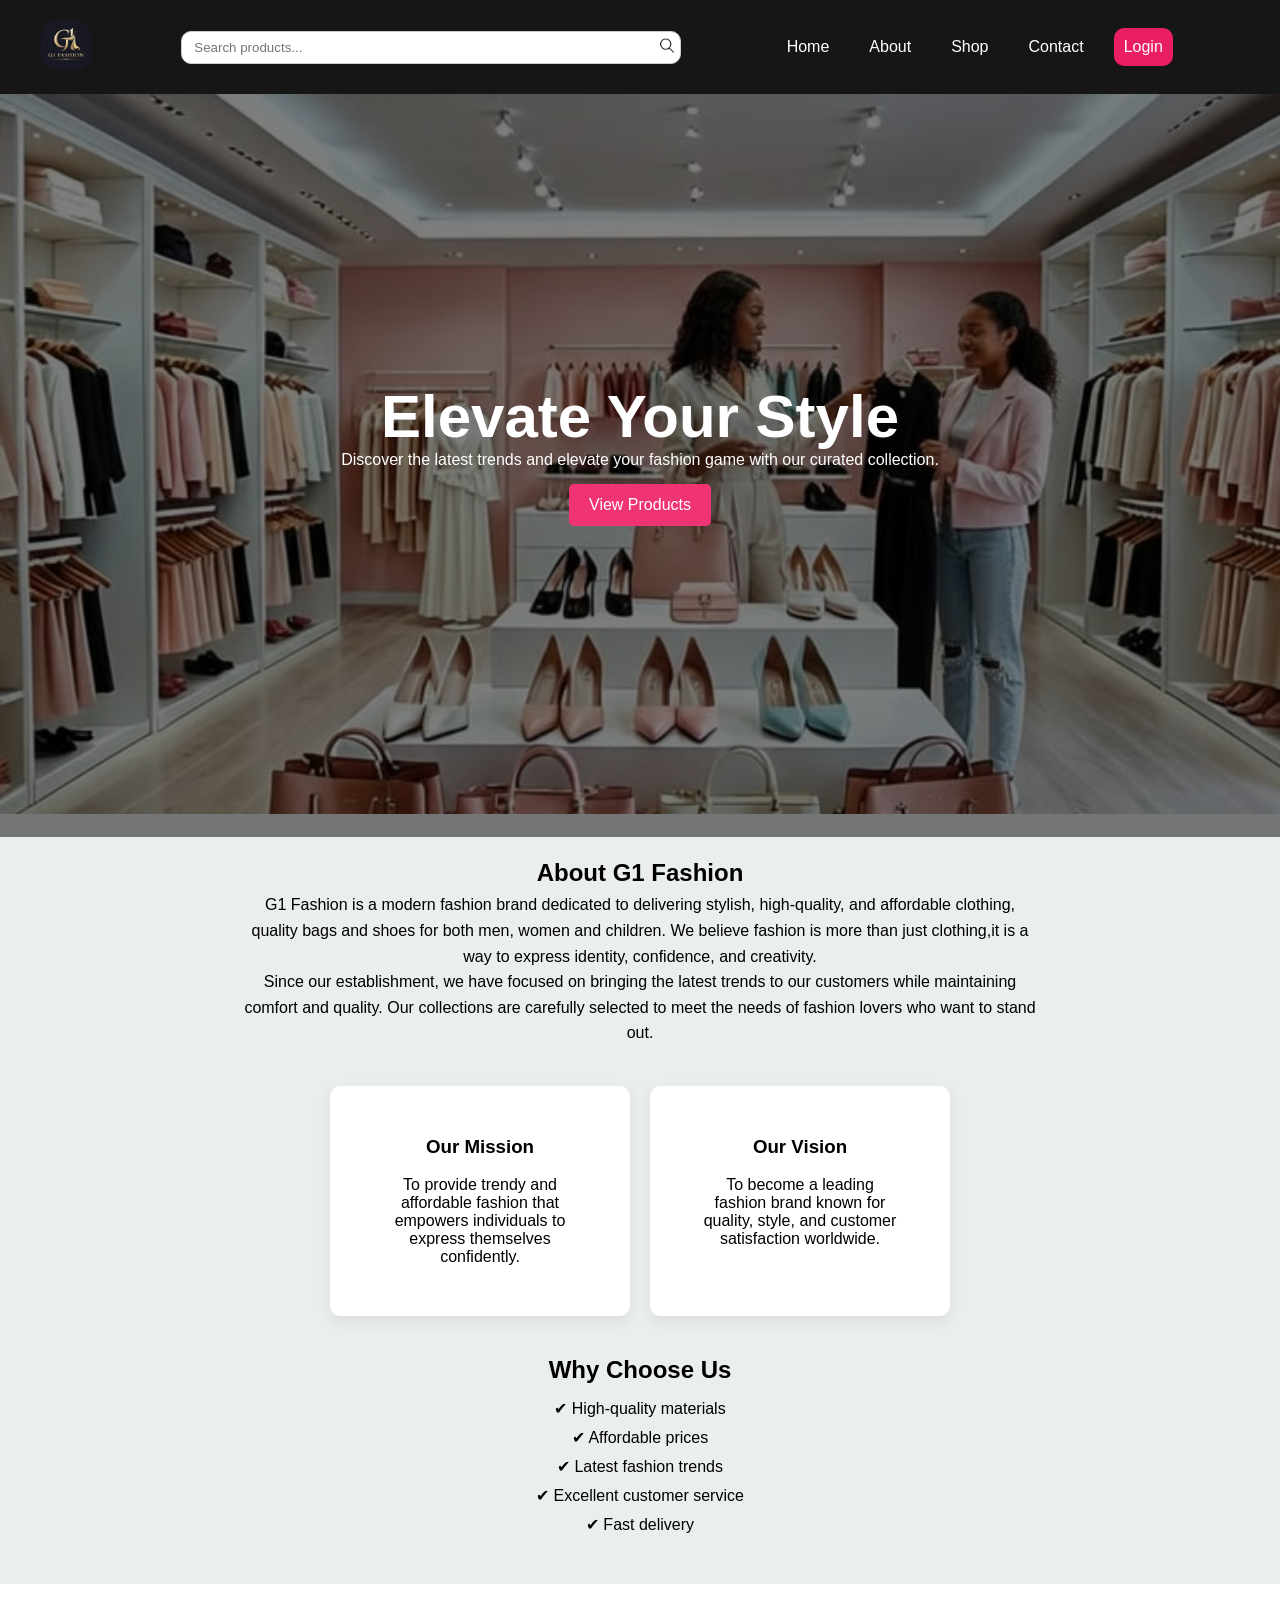
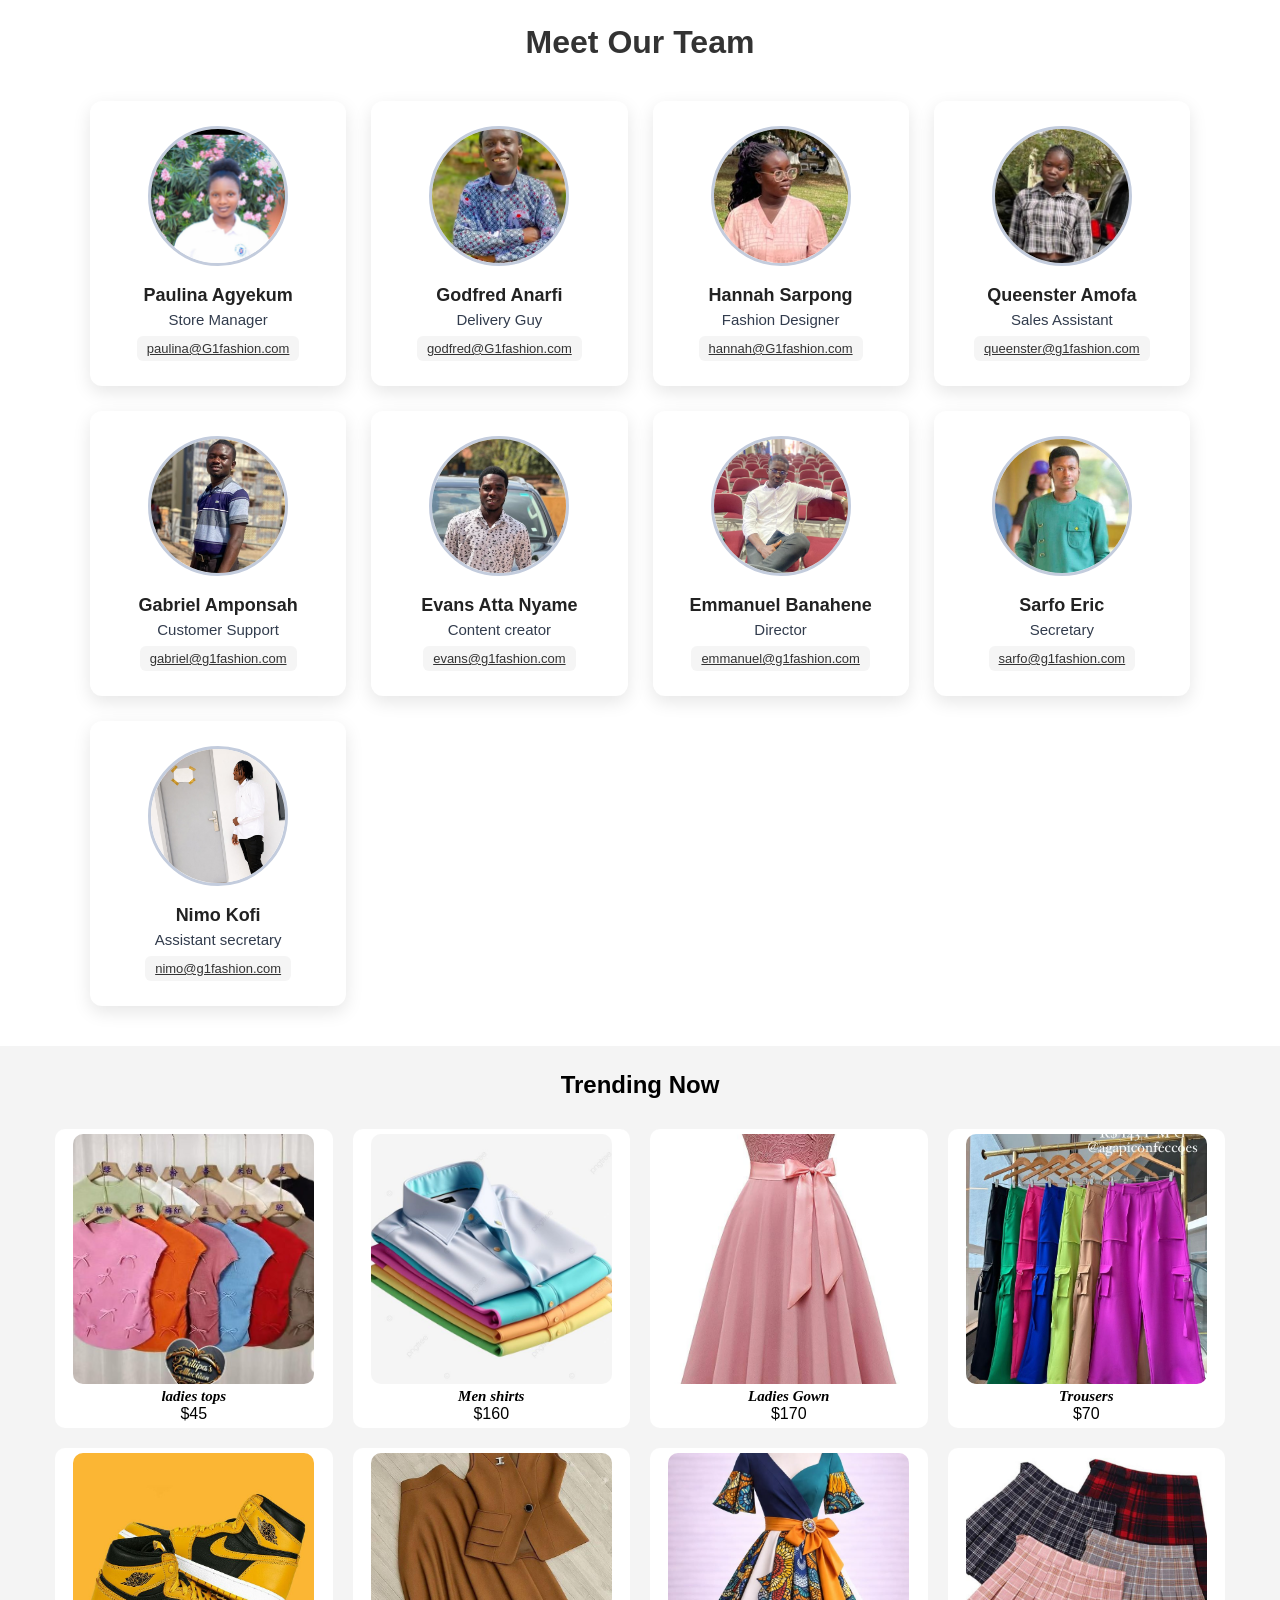
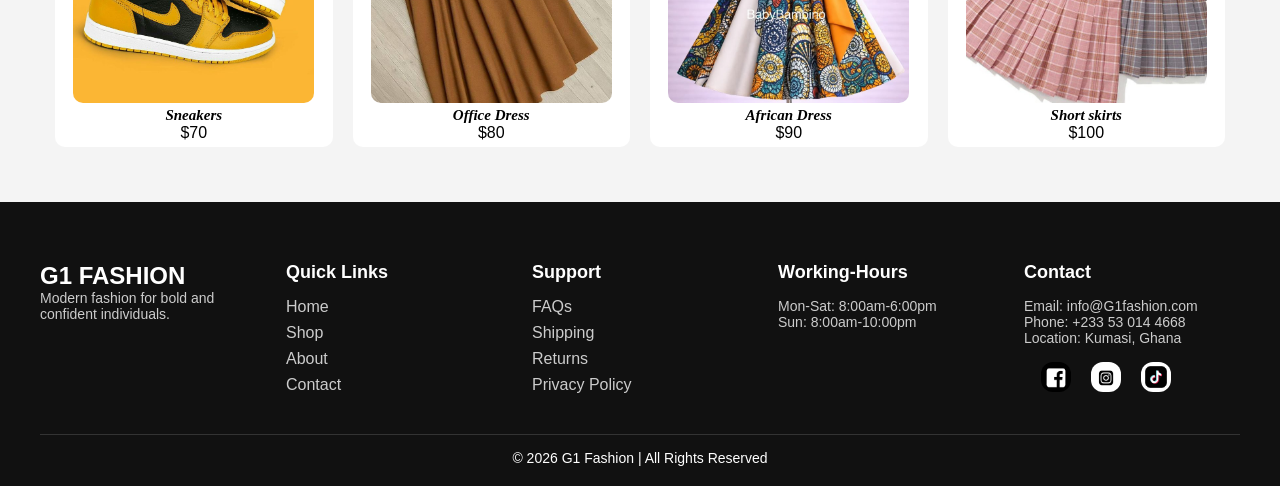
<file: index.html>
<!DOCTYPE html>
<html lang="en">
<head>
<meta charset="UTF-8">
<meta name="viewport" content="width=device-width, initial-scale=1.0">

<title>G1 Fashion</title>

<link rel="stylesheet" href="index.css">
<script src="index.js" defer></script>



</head>

<body>

 


 <header>
  <div class="logo">
    <img src="images/looogo.png" alt="Logo">
  </div>

   
 <div class="search-box">
  <input type="text" id="search" placeholder="Search products...">
   <button id="search-btn"><img src="images/search icon.jpg" alt="Search" /></button>
</div>

  <input type="checkbox" id="menu-toggle">
  <label for="menu-toggle" class="hamburger">&#9776;</label>


  <label for="menu-toggle" class="overlay"></label>

  <nav class="mobile-menu">
    <ul>
      <li><label for="menu-toggle"><a href="index.html">Home</a></label></li>
       <li><label for="menu-toggle"><a href="#page">About</a></label></li>
      <li><label for="menu-toggle"><a href="shop.html">Shop</a></label></li>
     

      
 <li><label for="menu-toggle"><a href="contact.html">Contact</a></label></li>
 <label for="menu-toggle"><a href="login.html"  class="login-btn">Login</a></label>
  <button id="logout-btn" class="login-btn" style="display:none;">
    Logout
  </button>
</li>


  

    
  </nav>
</header>

<section class="hero">
<h1>Elevate Your Style</h1>
<p>Discover the latest trends and elevate your fashion game with our curated collection.</p>
<a href="shop.html" class="btn">View Products </a>
</section>


<section class="page" id="page">


<div class="about-content">

<h1>About G1 Fashion</h1>

<p>
G1 Fashion is a modern fashion brand dedicated to delivering stylish,
high-quality, and affordable clothing, quality bags and shoes for both men, women and children.
We believe fashion is more than just clothing,it is a way to express identity,
confidence, and creativity.
</p>

<p>
Since our establishment, we have focused on bringing the latest trends
to our customers while maintaining comfort and quality. Our collections
are carefully selected to meet the needs of fashion lovers who want to
stand out.
</p>

</div>

<div class="about-boxes">

<div class="box">
<h3>Our Mission</h3>
<p>
  <br>
To provide trendy and affordable fashion that empowers individuals
to express themselves confidently.
</p>
</div>

<div class="box">
<h3>Our Vision</h3>
<br>
<p>
To become a leading fashion brand known for quality, style,
and customer satisfaction worldwide.
</p>
</div>

</div>

<div class="why-us">

<h2>Why Choose Us</h2>

<ul>
<li>✔ High-quality materials</li>
<li>✔ Affordable prices</li>
<li>✔ Latest fashion trends</li>
<li>✔ Excellent customer service</li>
<li>✔ Fast delivery</li>
</ul>

</div>
</section>

<section class="team-section">
  <h2>Meet Our Team</h2>
  <div class="team-container">

    <div class="team-card">
      <img src="images/Screenshot_20260325-102006_WhatsApp.jpg" alt="Staff 1">
      <h3>Paulina Agyekum</h3>
      <p class="role">Store Manager</p>
   <p class="email">
  <a href="mailto:paulina@G1fashion.com">
    paulina@G1fashion.com
  </a>
</p>
    </div>

    <div class="team-card">
      <img src="images/20260325_142242.jpg" alt="Staff 2">
      <h3>Godfred Anarfi</h3>
      <p class="role">Delivery Guy</p>
    <p class="email">
  <a href="mailto:godfred@G1fashion.com">
    godfred@G1fashion.com
  </a>
</p>


    </div>

     <div class="team-card">
      <img src="images/20260325_212233.jpg" alt="Staff 2">
      <h3>Hannah Sarpong</h3>
      <p class="role">Fashion Designer</p>
     <p class="email">
  <a href="mailto:hannah@G1fashion.com">
    hannah@G1fashion.com
  </a>
</p>
    </div>


    <div class="team-card">
      <img src="images/20260325_113052.jpg" alt="Staff 3">
      <h3>Queenster Amofa</h3>
      <p class="role">Sales Assistant</p>
      <p class="email">
  <a href="mailto:queenster@g1fashion.com">
    queenster@g1fashion.com
  </a>
</p>
    </div>

    <div class="team-card">
      <img src="images/20260325_141703.jpg" alt="Staff 4">
      <h3>Gabriel Amponsah</h3>
      <p class="role">Customer Support</p>
      <p class="email">
  <a href="mailto:gabriel@g1fashion.com">
    gabriel@g1fashion.com
  </a>
</p>
    </div>

     <div class="team-card">
      <img src="images/20260325_141812.jpg" alt="Staff 2">
      <h3>Evans Atta Nyame</h3>
      <p class="role">Content creator</p>
      <p class="email">
  <a href="mailto:evans@g1fashion.com">
    evans@g1fashion.com
  </a>
</p>
    </div>

     <div class="team-card">
      <img src="images/oom.jpeg" alt="Staff 2">
      <h3>Emmanuel Banahene</h3>
      <p class="role">Director</p>
      <p class="email">
  <a href="mailto:emmanuel@g1fashion.com">
    emmanuel@g1fashion.com
  </a>
</p>
    </div>

     <div class="team-card">
      <img src="images/20260325_212309.jpg" alt="Staff 2">
      <h3>Sarfo Eric</h3>
      <p class="role">Secretary</p>
      <p class="email">
  <a href="mailto:sarfo@g1fashion.com">
    sarfo@g1fashion.com
  </a>
</p>


    </div>

<div class="team-card">
      <img src="images/IMG-20260326-WA0002.jpg" alt="Staff 2">
      <h3>Nimo Kofi</h3>
      <p class="role">Assistant secretary</p>
      <p class="email">
  <a href="mailto:nimo@g1fashion.com">
    nimo@g1fashion.com
  </a>
</p>


    </div>



  </div>
</section>


<section class="featured">
<h1>Trending Now</h1>

<div class="grid">

<div class="card">
<img src="images/ladies we.jpg" alt=" ladies wear">
<h3>ladies tops</h3>
<p>$45</p>
</div>

<div class="card">
 <img src="images/men shirt.jpg" alt="men shirt">
<h3>Men shirts</h3>
<p>$160</p>
</div>

<div class="card">
<img src="images/pink dress.jpg" alt="ladies pink dress">
<h3>Ladies Gown</h3>
<p>$170</p>
</div>

<div class="card">
<img src="images/trousres.jpg" alt="trousers">
<h3>Trousers</h3>
<p>$70</p>
</div>

<div class="card">
  <img src="images/654f9db118bbdaa562b5829625c13094.jpg" alt="sneakers">
<h3>Sneakers</h3>
<p>$70</p>
</div>


<div class="card">
 <img src="images/women brown dress.jpg" alt="office dress">
<h3>Office Dress</h3>
<p>$80</p>
</div>


<div class="card">
<img src="images/dress.jpg" alt="ladies gown">
<h3>African Dress</h3>
<p>$90</p>
</div>


<div class="card">
<img src="images/short.jpg" alt="shorts skirts">
<h3>Short skirts</h3>
<p>$100</p>
</div>

</div>
</section>

<footer class="footer">
  <div class="footer-container">


    <div class="footer-box">
      <h2 class="logo">G1 FASHION</h2>
      <p>Modern fashion for bold and confident individuals.</p>
    </div>

  
    <div class="footer-box">
      <h3>Quick Links</h3>
      <a href="index.html" target="_blank">Home</a>
      <a href="shop.html" target="_blank">Shop</a>
      <a href="#page" target="_blank">About</a>
      <a href="contact.html" target="_blank">Contact</a>
    </div>

  
    <div class="footer-box">
      <h3>Support</h3>
      <a href="#" target="_blank">FAQs</a>
      <a href="#" target="_blank">Shipping</a>
      <a href="#" target="_blank">Returns</a>
      <a href="#" target="_blank">Privacy Policy</a>
    </div>


    <div class="footer-box">
      <h3>Working-Hours</h3>
      <p>Mon-Sat: 8:00am-6:00pm</p>
        <p>Sun: 8:00am-10:00pm</p>
        
    </div>
   
    <div class="footer-box">
      <h3>Contact</h3>
      <p>Email: info@G1fashion.com</p>
      <p>Phone: +233 53 014 4668</p>
      <p>Location: Kumasi, Ghana</p>

      <div class="social-media">
        <a href="https://www.facebook.com" target="_blank">
          <img src="images/Facebook.jpg" alt="Facebook">
        </a>
        <a href="https://www.instagram.com" target="_blank">
          <img src="images/intagram.jpg" alt="Instagram">
        </a>
        <a href="https://www.tiktok.com" target="_blank">
          <img src="images/Tiktok.jpg" alt="Tiktok">
        </a>
      </div>
    </div>
   
    
    
  </div>


  <div class="footer-bottom">
    <p>© 2026 G1 Fashion | All Rights Reserved</p>
  </div>
</footer>


</body>
</html>
</file>
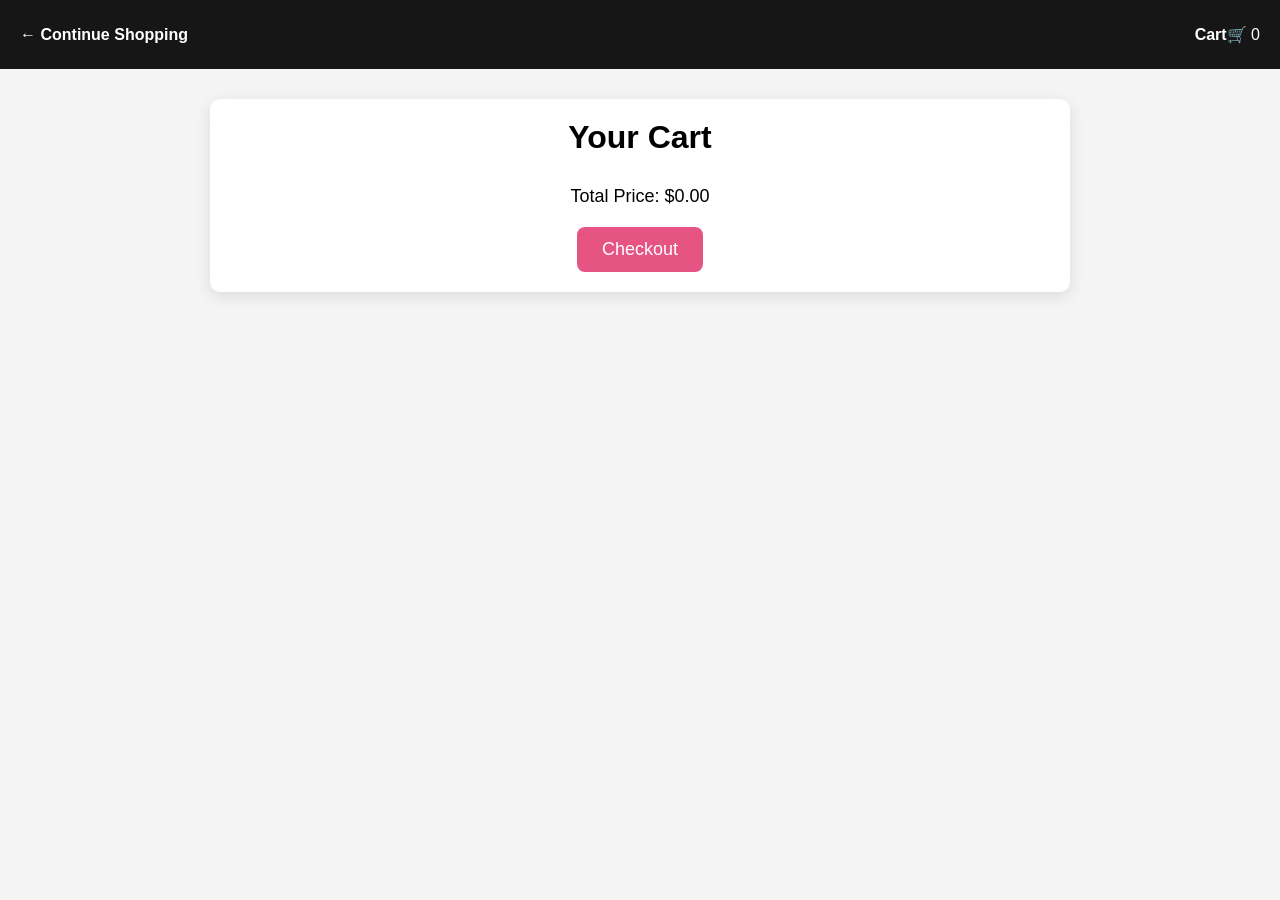
<file: cart.html>
<!DOCTYPE html>
<html lang="en">
<head>
  <meta charset="UTF-8">
  <meta name="viewport" content="width=device-width, initial-scale=1.0">
  <title>Cart - Your Shop</title>
  <link rel="stylesheet" href="cart.css">
</head>
<body>
  <header>
    <a href="shop.html">← Continue Shopping</a>
   
    <div class="cart-icon" onclick="toggleCart()"><a href="cart.html">Cart🛒</a> <span id="cart-count">0</span></div>
  </header>

  <main id="cart-container">
    <h1>Your Cart</h1>
    <ul id="cart-items"></ul>
    <div id="cart-summary">
  
      <p>Total Price: $<span id="total">0</span></p>
     <button id="checkout-btn"><a href="checkout.html">Checkout</a></button>
    </div>
  </main>

  <script src="index.js"></script>
</body>
</html>
</file>
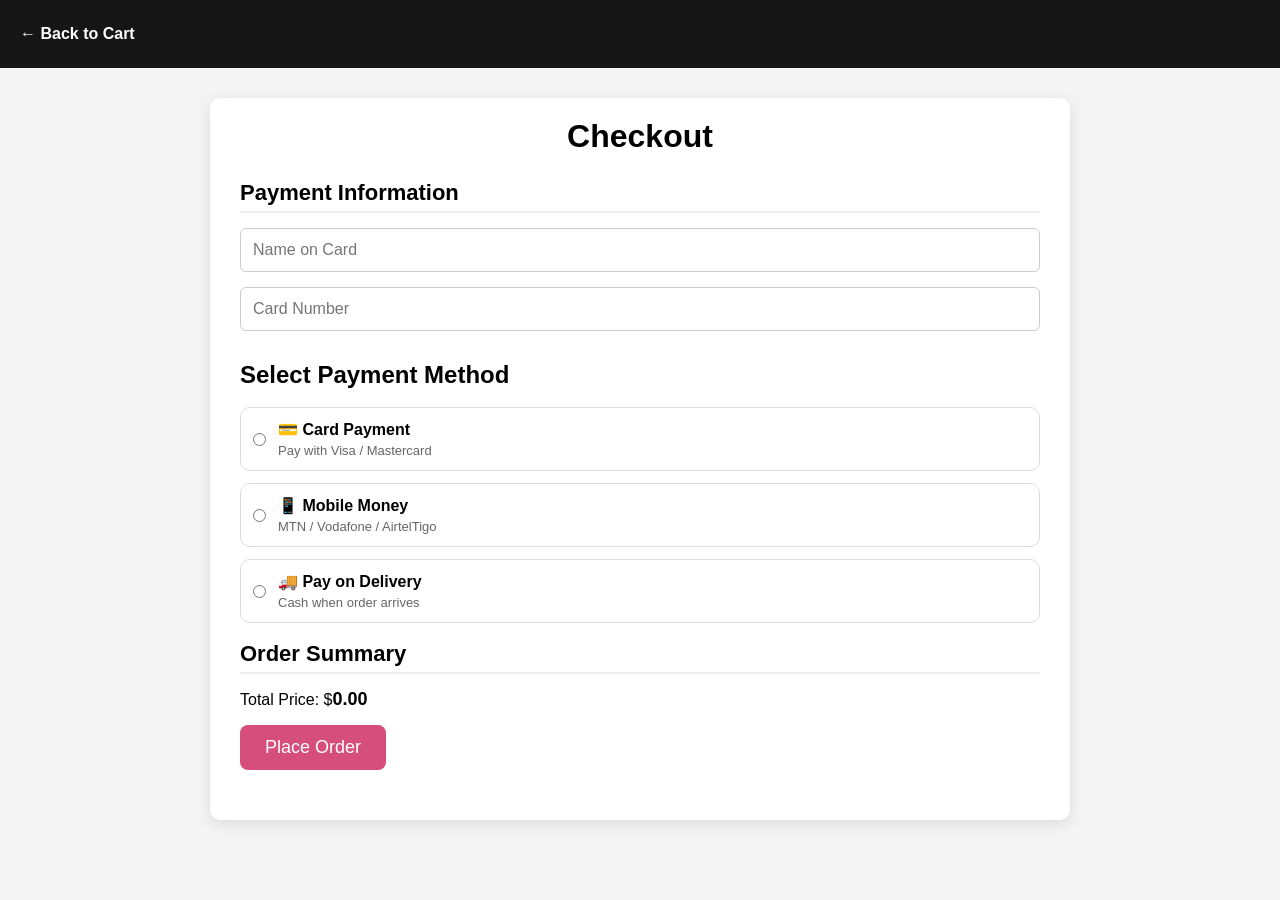
<file: checkout.html>
<!DOCTYPE html>
<html lang="en">
<head>
  <meta charset="UTF-8">
  <meta name="viewport" content="width=device-width, initial-scale=1.0">
  <title>Checkout - Your Shop</title>
  <link rel="stylesheet" href="cart.css">
</head>
<body>
  <header>
    <a href="cart.html">← Back to Cart</a>
  </header>

 <main id="checkout-container">
  <h1>Checkout</h1>

  <!-- Payment Form (Card details) -->
  <section id="payment-info">
    <h2>Payment Information</h2>

    <form>
      <input type="text" id="card-name" placeholder="Name on Card" required>
      <input type="text" id="card-number" placeholder="Card Number" required>
    </form>
  </section>


  <section class="payment-section">
    <h2>Select Payment Method</h2>
<br>
    <div class="payment-options">

      <label class="payment-card">
        <input type="radio" name="payment" value="card">
        <div class="payment-info">
          <h4>💳 Card Payment</h4>
          <p>Pay with Visa / Mastercard</p>
        </div>
      </label>

      <label class="payment-card">
        <input type="radio" name="payment" value="momo">
        <div class="payment-info">
          <h4>📱 Mobile Money</h4>
          <p>MTN / Vodafone / AirtelTigo</p>
        </div>
      </label>

      <label class="payment-card">
        <input type="radio" name="payment" value="delivery">
        <div class="payment-info">
          <h4>🚚 Pay on Delivery</h4>
          <p>Cash when order arrives</p>
        </div>
      </label>

    </div>
    <br>
  </section>

  <!-- Order Summary -->
  <section id="order-summary">
    <h2>Order Summary</h2>
    <ul id="checkout-items"></ul>
    <p>Total Price: $<span id="checkout-total">0</span></p>

    <button id="place-order-btn">Place Order</button>
  </section>
</main>

  <script src="index.js"></script>
</body>
</html>
</file>
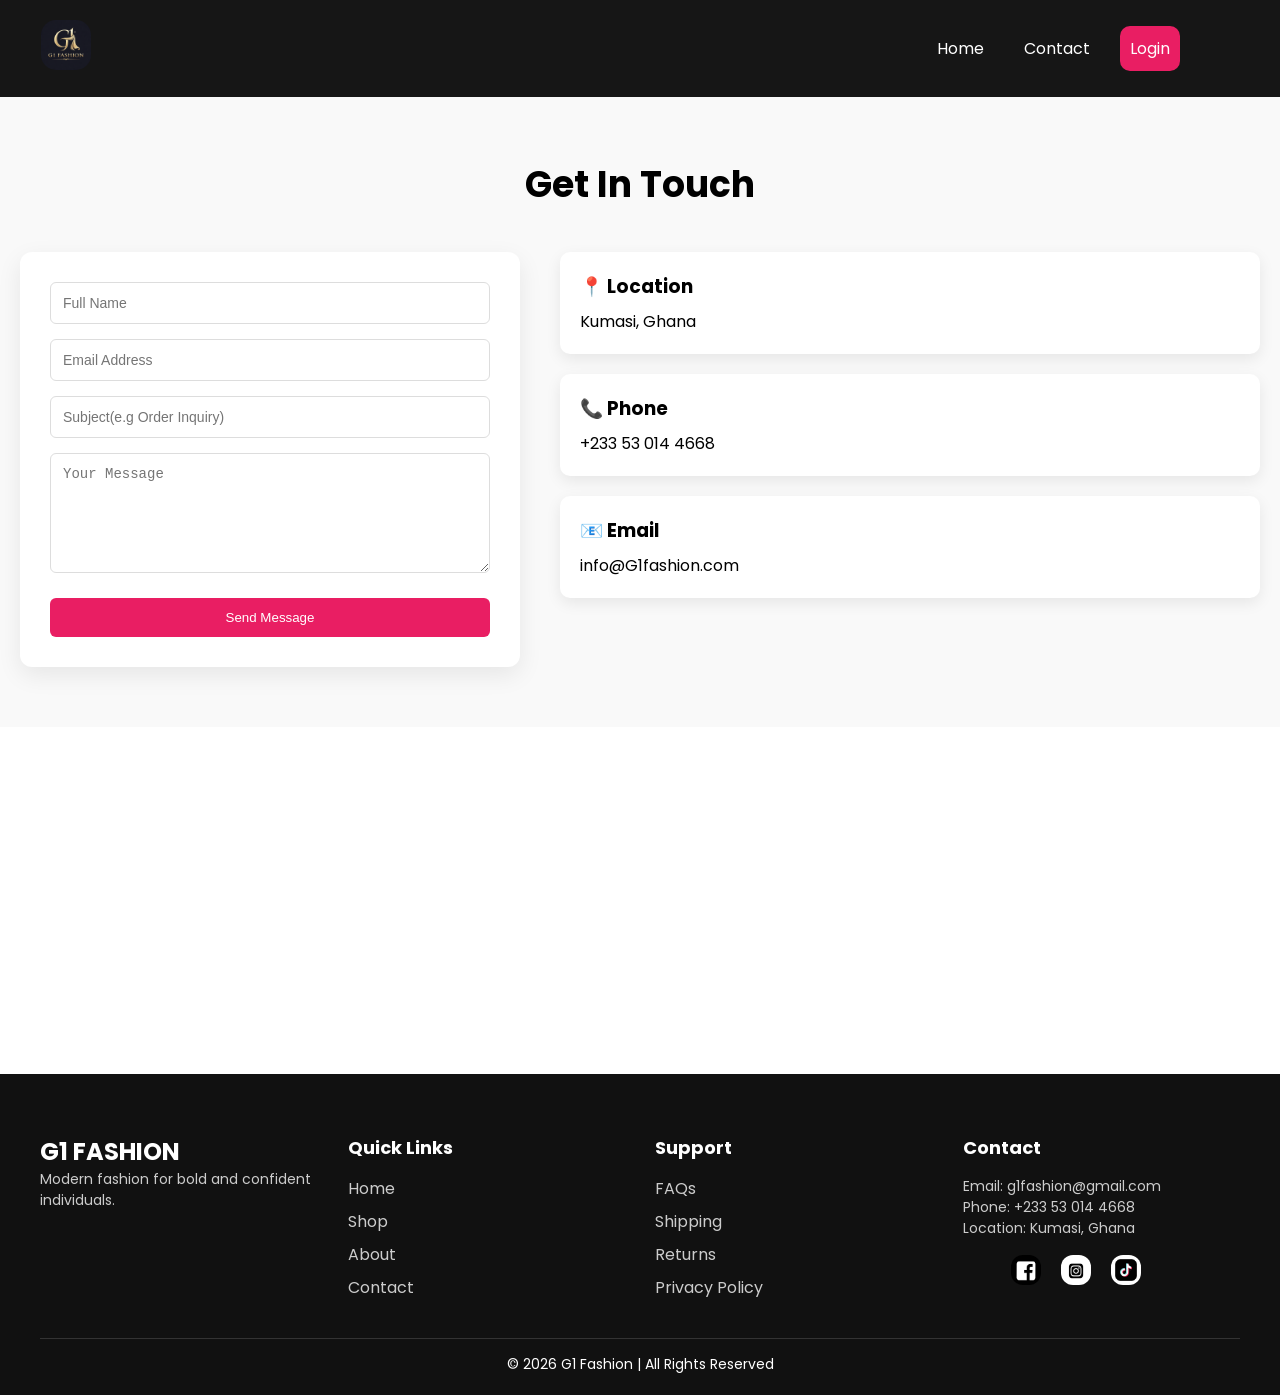
<file: contact.html>
<!DOCTYPE html>
<html lang="en">
<head>
<meta charset="UTF-8">
<meta name="viewport" content="width=device-width, initial-scale=1.0">

<title>Contact G1 Fashion</title>

<link rel="stylesheet" href="index.css">

<link href="https://fonts.googleapis.com/css2?family=Poppins:wght@300;400;600&display=swap" rel="stylesheet">

</head>

<body>

<header>
  <div class="logo">
    <img src="images/looogo.png" alt="Logo">
  </div>

  <!-- Hamburger toggle -->
  <input type="checkbox" id="menu-toggle">
  <label for="menu-toggle" class="hamburger">&#9776;</label>

  <!-- Overlay -->
  <label for="menu-toggle" class="overlay"></label>

  <!-- Navigation menu -->
  <nav class="mobile-menu">
    <ul>
      <li><label for="menu-toggle"><a href="index.html" >Home</a></label></li>
     
     

      
 <li><label for="menu-toggle"><a href="contact.html"  >Contact</a></label></li>
 <li><label for="menu-toggle"><a href="login.html"  class="login-btn">Login</a></label></li>
 <li>
  <button id="logout-btn" class="login-btn" style="display:none;">
    Logout
  </button>
</li>

    </ul>

    
  </nav>
</header>

<section class="contact-container">

<h1>Get In Touch</h1>

<div class="contact-wrapper">


<div class="contact-form">

<form id="contactForm">

<input type="text" placeholder="Full Name" required>
<input type="email" placeholder="Email Address" required>
<input type="text" placeholder="Subject(e.g Order Inquiry)">
<textarea placeholder="Your Message"></textarea>

<button type="submit">Send Message</button>

</form>



</div>


<div class="contact-info">

<div class="info-box">
<h3>📍 Location</h3>
<p>Kumasi, Ghana</p>
</div>

<div class="info-box">
<h3>📞 Phone</h3>
<p>+233 53  014 4668</p>
</div>

<div class="info-box">
<h3>📧 Email</h3>
<p>info@G1fashion.com</p>
</div>

</div>

</div>

</section>


<section class="map">
<iframe 
src="https://maps.google.com/maps?q=kumasi&t=&z=13&ie=UTF8&iwloc=&output=embed"
loading="lazy">
</iframe>
</section>

<footer class="footer">
  <div class="footer-container">


    <div class="footer-box">
      <h2 class="logo">G1 FASHION</h2>
      <p>Modern fashion for bold and confident individuals.</p>
    </div>

  
    <div class="footer-box">
      <h3>Quick Links</h3>
      <a href="index.html" >Home</a>
      <a href="shop.html">Shop</a>
      <a href="#page" >About</a>
      <a href="contact.html" >Contact</a>
    </div>

   
    <div class="footer-box">
      <h3>Support</h3>
      <a href="#">FAQs</a>
      <a href="#" >Shipping</a>
      <a href="#">Returns</a>
      <a href="#" >Privacy Policy</a>
    </div>

   
    <div class="footer-box">
      <h3>Contact</h3>
      <p>Email: g1fashion@gmail.com</p>
      <p>Phone: +233 53 014 4668</p>
      <p>Location: Kumasi, Ghana</p>

      <div class="social-media">
        <a href="https://www.facebook.com" target="_blank">
          <img src="images/Facebook.jpg" alt="Facebook">
        </a>
        <a href="https://www.instagram.com" target="_blank">
          <img src="images/intagram.jpg" alt="Instagram">
        </a>
        <a href="https://www.tiktok.com" target="_blank">
          <img src="images/Tiktok.jpg" alt="Tiktok">
        </a>
      </div>
    </div>

  </div>


  <div class="footer-bottom">
    <p>© 2026 G1 Fashion | All Rights Reserved</p>
  </div>
</footer>

</body>
</html>
</file>
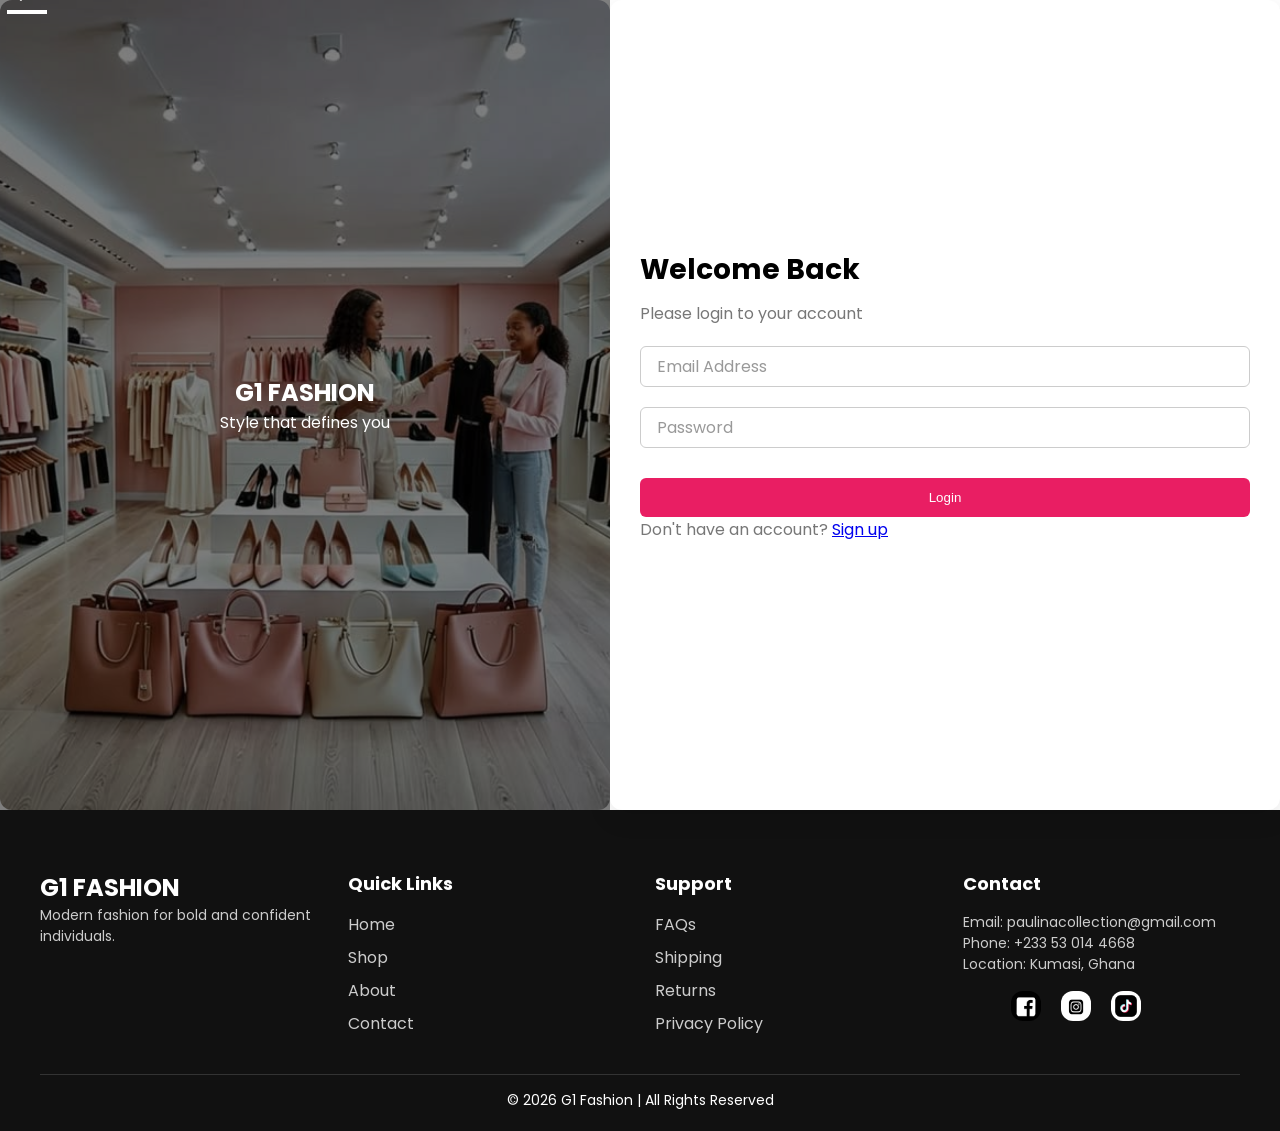
<file: login.html>
<!DOCTYPE html>
<html lang="en">
<head>
<meta charset="UTF-8">
<meta name="viewport" content="width=device-width, initial-scale=1.0">

<title>Login  G1 FASHION</title>

<link rel="stylesheet" href="index.css">
<script src="index.js"></script>

<link href="https://fonts.googleapis.com/css2?family=Poppins:wght@300;400;600&display=swap" rel="stylesheet">
</head>

<body>
 
  <section class="background">

<div class="login-page">


<div class="login-image">
  <a href="index.html" class="arrow">← </a>
<h1>G1 FASHION</h1>
<p>Style that defines you</p>
</div>


<div class="login-form">

<h2>Welcome Back</h2>
<p>Please login to your account</p>

<form id="loginForm">

<div class="input-group">
<input type="email" name="email" required>
<label>Email Address</label>
</div>

<div class="input-group">
<input type="password" name="password" required>
<label>Password</label>
</div>

<button type="submit">Login</button>

</form>

<p class="extra">
Don't have an account? <a href="signup.html">Sign up</a>
</p>

</div>

</div>

</section>
<footer class="footer">
  <div class="footer-container">


    <div class="footer-box">
      <h2 class="logo">G1 FASHION</h2>
      <p>Modern fashion for bold and confident individuals.</p>
    </div>

  
    <div class="footer-box">
      <h3>Quick Links</h3>
      <a href="index.html" target="_blank">Home</a>
      <a href="shop.html" target="_blank">Shop</a>
      <a href="#page" target="_blank">About</a>
      <a href="contact.html" target="_blank">Contact</a>
    </div>

   
    <div class="footer-box">
      <h3>Support</h3>
      <a href="#" target="_blank">FAQs</a>
      <a href="#" target="_blank">Shipping</a>
      <a href="#" target="_blank">Returns</a>
      <a href="#" target="_blank">Privacy Policy</a>
    </div>

   
    <div class="footer-box">
      <h3>Contact</h3>
      <p>Email: paulinacollection@gmail.com</p>
      <p>Phone: +233 53 014 4668</p>
      <p>Location: Kumasi, Ghana</p>

      <div class="social-media">
        <a href="https://www.facebook.com" target="_blank">
          <img src="images/Facebook.jpg" alt="Facebook">
        </a>
        <a href="https://www.instagram.com" target="_blank">
          <img src="images/intagram.jpg" alt="Instagram">
        </a>
        <a href="https://www.tiktok.com" target="_blank">
          <img src="images/Tiktok.jpg" alt="Tiktok">
        </a>
      </div>
    </div>
   
    
  </div>


  <div class="footer-bottom">
    <p>© 2026 G1 Fashion | All Rights Reserved</p>
  </div>
</footer>

</body>
</html>
</file>
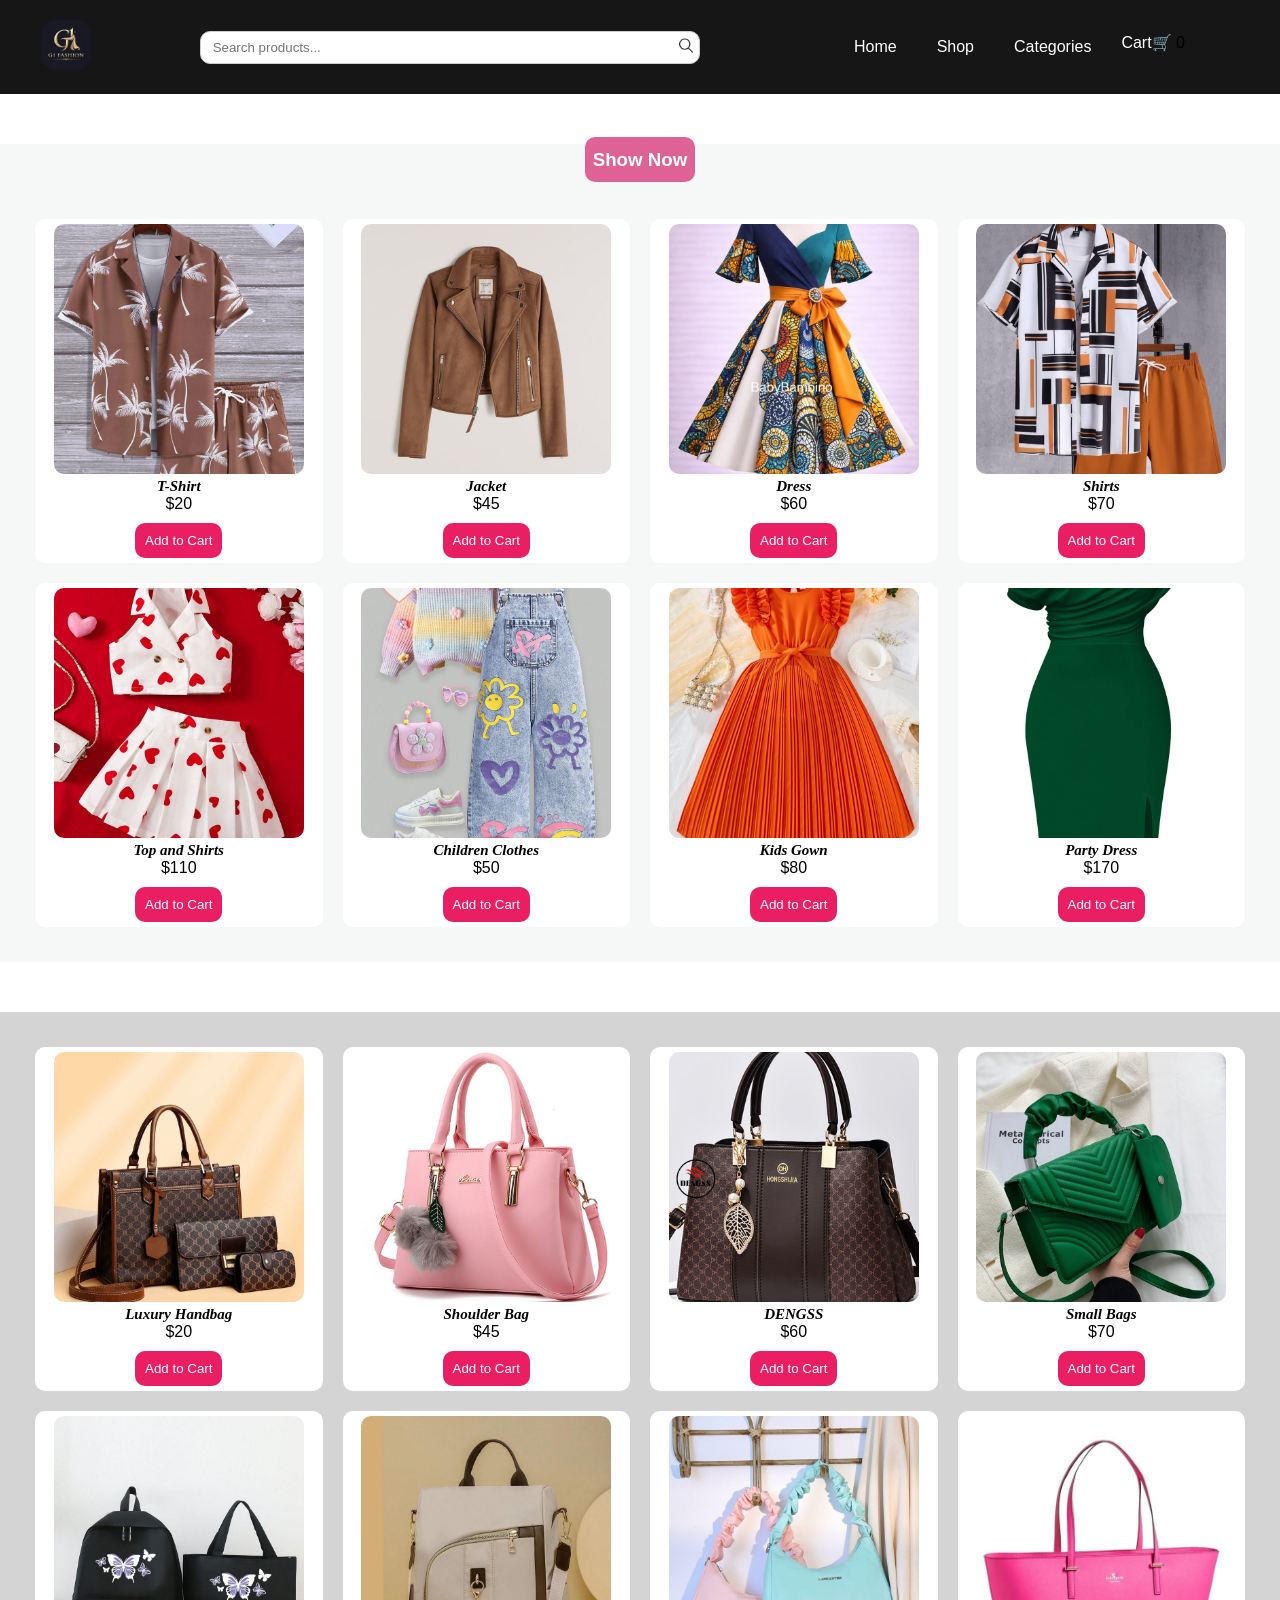
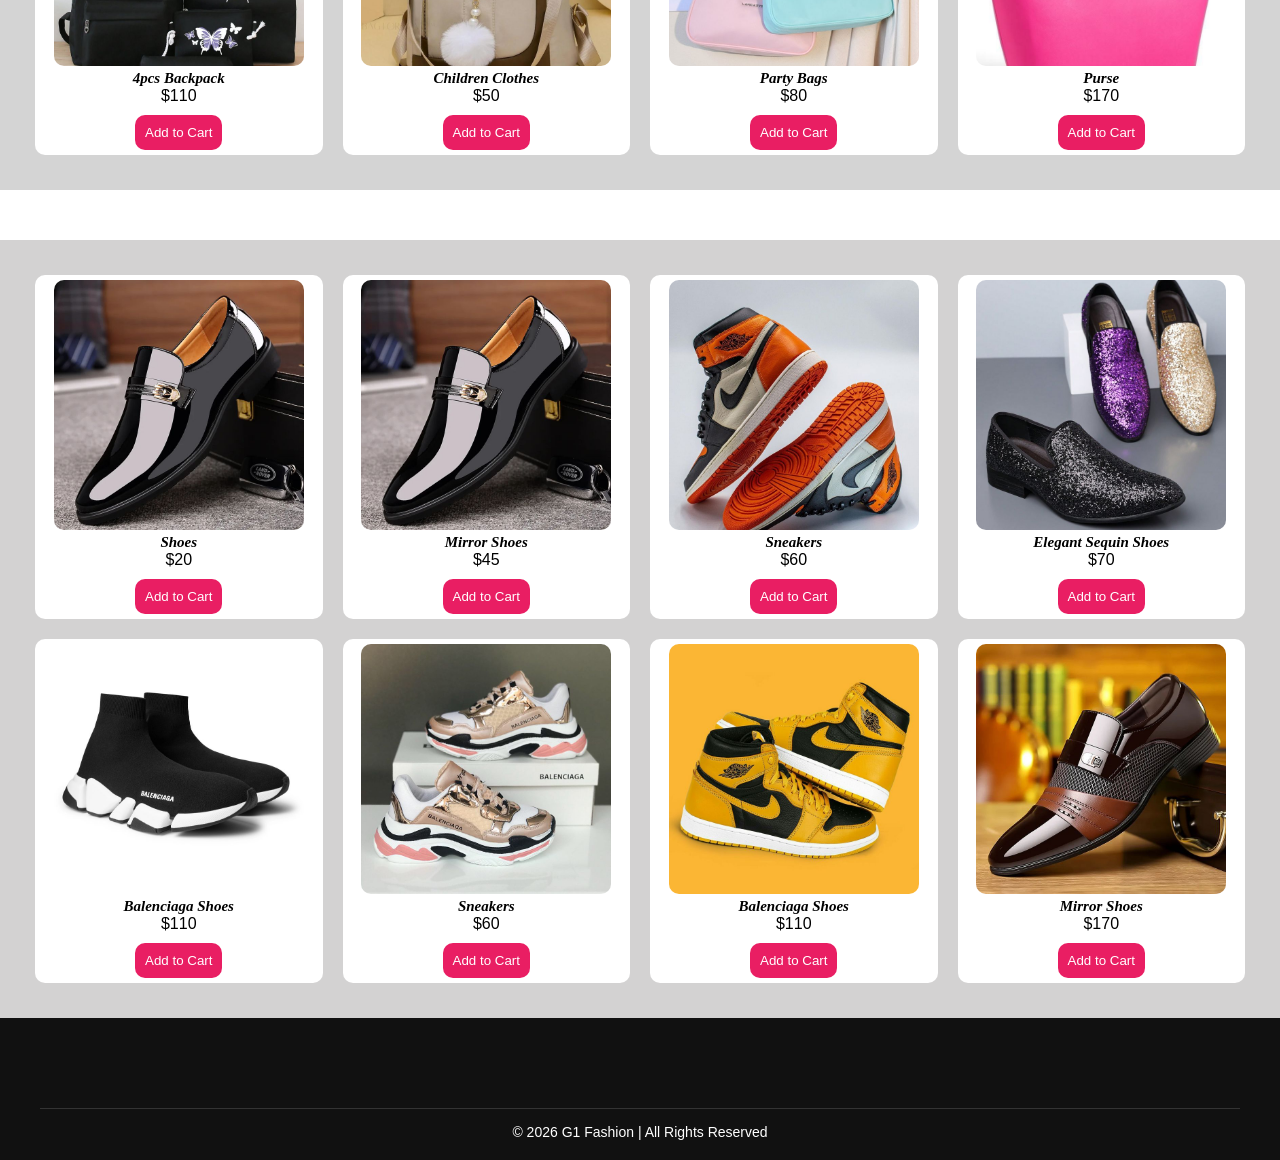
<file: shop.html>
<!DOCTYPE html>
<html lang="en">
<head>
<meta charset="UTF-8">
<meta name="viewport" content="width=device-width, initial-scale=1.0">
<title>shop</title>
<link rel="stylesheet" href="index.css">

<script src="index.js"></script>
</head>

<body>



<header>
  <div class="logo">
    <img src="images/looogo.png" alt="Logo">
  </div>

  <div class="search-box">
  <input type="text" id="search" placeholder="Search products...">
  <button id="search-btn"><img src="images/search icon.jpg" alt="Search" /></button>
</div>
   

  <!-- Hamburger toggle -->
  <input type="checkbox" id="menu-toggle">
  <label for="menu-toggle" class="hamburger">&#9776;</label>

  <!-- Overlay -->
  <label for="menu-toggle" class="overlay"></label>

  <!-- Navigation menu -->
  <nav class="mobile-menu">
    <ul>
      <li><label for="menu-toggle"><a href="index.html" >Home</a></label></li>
      <li><label for="menu-toggle"><a href="shop.html" >Shop</a></label></li>
      
      
      <li class="mega-dropdown">
  <a href="#">Categories</a>

  <div class="mega-menu">
    <div class="mega-column">
      <a href="#page2">Clothing</a>
      
    </div>

    <div class="mega-column">
      <a href="#page3">Quality Bags</a>
      
      
    </div>

    <div class="mega-column">
      <a href="#page4">Footwear</a>
      
    </div>
  </div>
</li>

      
 
 <button id="logout-btn" class="login-btn" style="display:none;">
    Logout
  </button>
<div class="cart-icon" onclick="toggleCart()"><a href="cart.html">Cart🛒</a> <span id="cart-count">0</span></div>
    

     
  </nav>
</header>


<section class="page2" id="page2">
<h3><a href="">Show Now</a></h3>
<br>

<div class="grid">

<div class="card" >
  <img src="images/ashirts.jpg" alt="men shirts">
<h3>T-Shirt</h3>
<p>$20</p>
<button onclick="addToCart('T-Shirt',20)">Add to Cart</button>
</div>

<div class="card">
  <img src="images/jacket.jpg" alt="men jacket">
<h3>Jacket</h3>
<p>$45</p>
<button onclick="addToCart('Jacket',45)">Add to Cart</button>
</div>

<div class="card">
  <img src="images/dress.jpg" alt="ladies dress">
<h3>Dress</h3>
<p>$60</p>
<button onclick="addToCart('Dress',60)">Add to Cart</button>
</div>

<div class="card">
  <img src="images/shirtss.jpg" alt="shirts">
<h3>Shirts</h3>
<p>$70</p>
<button onclick="addToCart('Shirts',70)">Add to Cart</button>
</div>


<div class="card">
  <img src="images/top and shirts.jpg" alt="top and shirts">
<h3>Top and Shirts</h3>
<p>$110</p>
<button onclick="addToCart('Top and Shirts',110)">Add to Cart</button>
</div>

<div class="card">
  <img src="images/children .jpg" alt="children clothes">
<h3>Children Clothes</h3>
<p>$50</p>
<button onclick="addToCart('Children Clothes',50)">Add to Cart</button>
</div>

<div class="card">
  <img src="images/Kids gown.jpg" alt="kids gown">
<h3>Kids Gown </h3>
<p>$80</p>
<button onclick="addToCart('Kids Gown',70)">Add to Cart</button>
</div>

<div class="card">
  <img src="images/party dress.jpg" alt="party dress">
<h3>Party Dress </h3>
<p>$170</p>
<button onclick="addToCart('Party Dress',70)">Add to Cart</button>
</div>

</div>
</section>


<section class="page3" id="page3">


<div class="grid">

<div class="card">
  <img src="images/Exclusive Luxury Handbag.jpg" alt="Luxury Handbag">
<h3>Luxury Handbag</h3>
<p>$20</p>
<button onclick="addToCart('Luxury Handbag',20)">Add to Cart</button>
</div>

<div class="card">
  <img src="images/shoulders bag.jpg" alt="shoulders bag">
<h3>Shoulder Bag</h3>
<p>$45</p>
<button onclick="addToCart('Shoulder Bag',45)">Add to Cart</button>
</div>

<div class="card">
  <img src="images/DENGSS Lightweight,Business Casual Geometric….jpg" alt="DENGSS ">
<h3>DENGSS</h3>
<p>$60</p>
<button onclick="addToCart('DENGSS',60)">Add to Cart</button>
</div>

<div class="card">
  <img src="images/samll bags.jpg" alt="small bags">
<h3>Small Bags</h3>
<p>$70</p>
<button onclick="addToCart('Small Bags',70)">Add to Cart</button>
</div>


<div class="card">
  <img src="images/4pcs Classic Printed Backpack .jpg" alt="4pcs Classic Backpack ">
<h3>4pcs  Backpack </h3>
<p>$110</p>
<button onclick="addToCart('4pcs ClassicBackpack ',110)">Add to Cart</button>
</div>

<div class="card">
  <img src="images/packbag.jpg" alt="packbag">
<h3>Children Clothes</h3>
<p>$50</p>
<button onclick="addToCart('Packbag',70)">Add to Cart</button>
</div>

<div class="card">
  <img src="images/party bags.jpg" alt="party bags">
<h3>Party Bags </h3>
<p>$80</p>
<button onclick="addToCart('Party Bags ',80)">Add to Cart</button>
</div>

<div class="card">
  <img src="images/Purse.jpg" alt="purse">
<h3>Purse </h3>
<p>$170</p>
<button onclick="addToCart('Purse',170)">Add to Cart</button>
</div>

</div>
</section>



<section class="page4" id="page4">



<div class="grid">

<div class="card">
  <img src="images/shoesss.jpg" alt="shoes">
<h3>Shoes</h3>
<p>$20</p>
<button onclick="addToCart('Shoes',20)">Add to Cart</button>
</div>

<div class="card">
  <img src="images/shoesss.jpg" alt="Mirror shoes">
<h3>Mirror Shoes</h3>
<p>$45</p>
<button onclick="addToCart('Mirror Shoes',45)">Add to Cart</button>
</div>

<div class="card">
  <img src="images/4e8a604ec0ffc4ba6dcaf7ff4b8ab5bc.jpg" alt="Sneakers ">
<h3>Sneakers</h3>
<p>$60</p>
<button onclick="addToCart('Sneakers',60)">Add to Cart</button>
</div>

<div class="card">
  <img src="images/1 Pair Men's Elegant Sequin .jpg" alt="Elegant Sequin Shoes">
<h3>Elegant Sequin Shoes</h3>
<p>$70</p>
<button onclick="addToCart('Elegant Sequin Shoes',70)">Add to Cart</button>
</div>


<div class="card">
  <img src="images/Balenciaga -shoes socks.jpg" alt="Balenciaga Shoes">
<h3>Balenciaga Shoes</h3>
<p>$110</p>
<button onclick="addToCart('Balenciaga Shoes',110)">Add to Cart</button>
</div>

<div class="card">
  <img src="images/Sneakers balenciaga .jpg" alt="Sneakers">
<h3>Sneakers</h3>
<p>$60</p>
<button onclick="addToCart('Sneakers',60)">Add to Cart</button>
</div>

<div class="card">
  <img src="images/654f9db118bbdaa562b5829625c13094.jpg" alt="Balenciaga Shoes">
<h3>Balenciaga Shoes</h3>
<p>$110</p>
<button onclick="addToCart('Balenciaga Shoes',110)">Add to Cart</button>
</div>

<div class="card">
  <img src="images/miror shoes.jpg" alt="Mirror Shoes">
<h3>Mirror Shoes  </h3>
<p>$170</p>
<button onclick="addToCart('Mirror Shoes',170)">Add to Cart</button>
</div>

</div>
</section>






<footer class="footer">
  <div class="footer-bottom">
    <p>© 2026 G1 Fashion | All Rights Reserved</p>
  </div>
</footer>

</body>
</html>
</file>
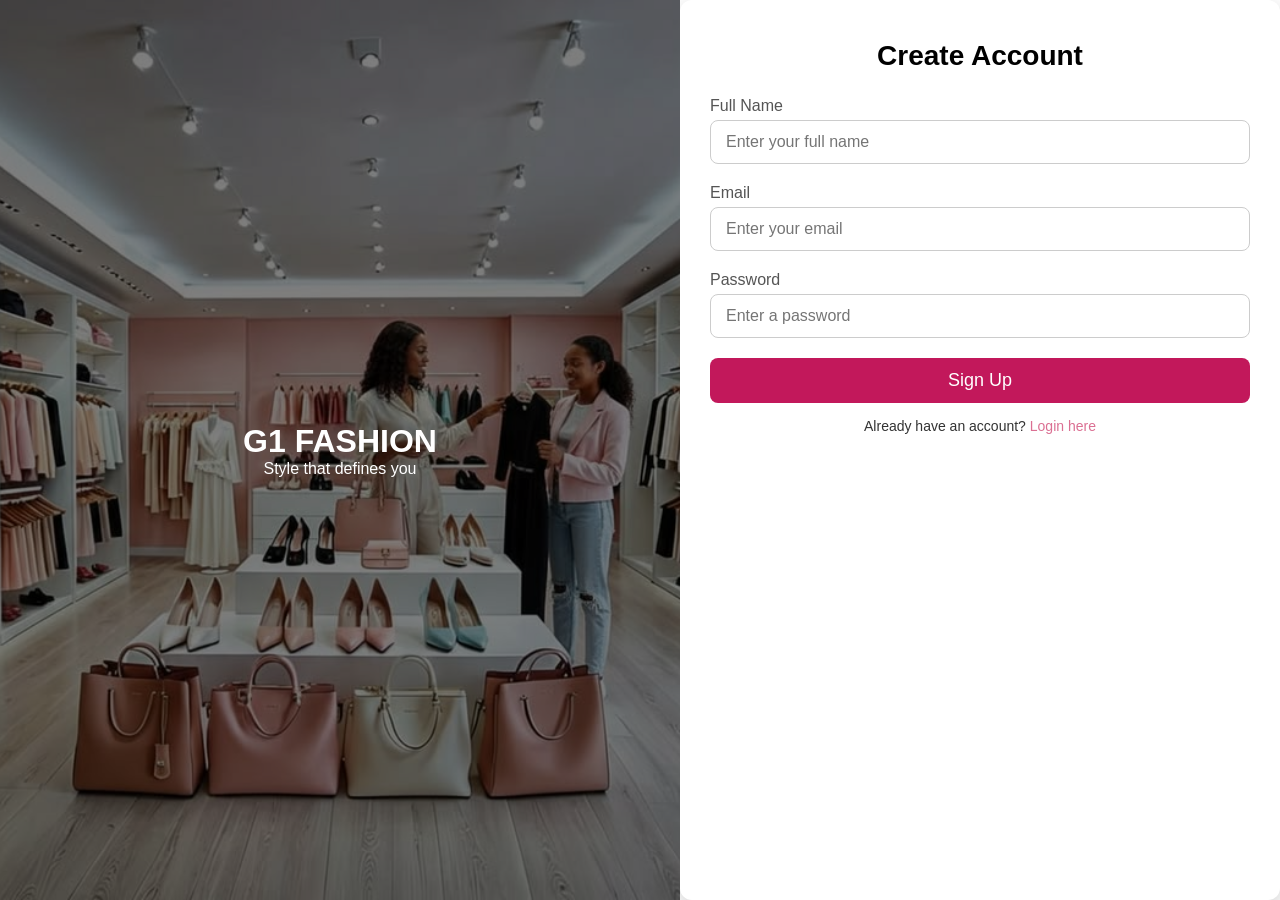
<file: signup.html>
<!DOCTYPE html>
<html lang="en">
<head>
  <meta charset="UTF-8">
  <meta name="viewport" content="width=device-width, initial-scale=1.0">
  <title>Sign Up - Your Shop</title>
  <link rel="stylesheet" href="signup.css"> 
    <script src="index.js" defer></script>
</head>
<body>
    <div class="login-page">


        <div class="login-image">
<h1>G1 FASHION</h1>
<p>Style that defines you</p>
</div>


  <div class="login-container">
    
    <h1>Create Account</h1>
    <form id="signForm">
      <label for="name">Full Name</label>
      <input type="text" name="name" id="name" placeholder="Enter your full name" required>

      <label for="email">Email</label>
      <input type="email" name="email" id="email" placeholder="Enter your email" required>

      <label for="password">Password</label>
      <input type="password" name="password" id="password" placeholder="Enter a password" required>

      <button type="submit">Sign Up</button>
    </form>
    <p>Already have an account? <a href="login.html">Login here</a></p>
  </div>

 </div>
</body>
</html>
</file>
<file: index.css>
/* HOME PAGE STYLES */

*{
margin:0;
padding:0;
box-sizing:border-box;
}

body{
font-family:'Poppins', sans-serif ; 
 scroll-behavior: smooth;  
}


/* MEGA MENU */
.mega-dropdown {
  position: relative;

}

/* Hidden by default */
.mega-menu {
  position: absolute;
  right: 12vh;
  top: 100%;
  width: 200px;

  background: rgb(22, 22, 22);
  padding: 20px;
  display: flex;
  flex-direction: column;
  justify-content: space-between;
 
  border-radius: 12px;
  box-shadow: 0 10px 30px rgba(0,0,0,0.15);

  opacity: 0;
  transform: translateY(15px);
  pointer-events: none;
  transition: 0.3s ease;
}

/* Show on hover (desktop) */
.mega-dropdown:hover .mega-menu {
  opacity: 1;
  transform: translateY(0);
  pointer-events: auto;
}


.mega-column {
  display: flex;
  flex-direction: column;
}


.mega-column h4 {
  margin-bottom: 10px;
  font-size: 16px;
  font-weight: bold;
}


.mega-column a {
  text-decoration: none;

  margin: 5px 0;
  font-size: 14px;
  transition: 0.2s;
}

.mega-column a:hover {
 
  padding-left: 5px;
}



.search-box {
  margin-left: 20px;
  position: relative;
 
  
  
}

.search-box input {
  padding: 8px 12px;
  border: 1px solid #ccc;
  border-radius: 10px;
  outline: none;
  width: 500px;
}

.search-box input:focus {
  border-color: black;
}

.search-box button {
  position: absolute;
  right: 5px;
  top: 20%;
  transform: translateY(-50%);
  background: none;
  border: none;
  cursor: pointer;
  padding: 0;
}

.search-box button img {
  width: 18px;  
  height: 18px;
  font-weight: bolder;
}


header {
  display: flex;
  align-items: center;
  text-align: center;
  justify-content: space-between;
  padding: 20px 20px;
  background-color: #161616;
  position: relative;
  z-index: 1000;
}

#menu-toggle {
  display: none;
}


.hamburger {
  font-size: 28px;
  cursor: pointer;
  display: none; 
  z-index: 1001;
}


.mobile-menu {
  display: flex;
  gap: 20px;

}

.mobile-menu ul :hover{
  color: rgb(235, 160, 172);
  transform: translateY(-1px);

}


.mobile-menu ul {
  list-style: none;
  margin: 0;
  padding: 0;
  display: flex;
  gap: 20px;
  position: relative;
  left: -22%;
}

.mobile-menu ul li a {
  text-decoration: none;
  color: white;
  padding: 10px;
  display: block;
}





.logo img{
  height: 50px;
  width: 50px;
  border-radius: 15px;
  position: relative;
  left: 42%;
}
.cart-icon{
cursor:pointer;
position: relative;
bottom: -12%;

}


.page2{
   padding:5px;
   text-align:center;
   background-color: rgb(246, 248, 248);
   margin-top: 50px;
}

.page3{
   padding:5px;
   text-align:center;
   background-color: rgb(212, 212, 212);
   margin-top: 50px;
}

.page4{
   padding:5px;
   text-align:center;
   background-color: rgb(211, 210, 210);
    margin-top: 50px;
}





.page{
    padding:40px;
   text-align:center;
   background-color: rgb(234, 238, 237);
}


.about-content{
max-width: 800px;
margin: auto;
text-align: center;
line-height: 1.6;
}


.about-boxes{
display: flex;
gap: 20px;
justify-content: center;
margin-top: 40px;
flex-wrap: wrap;
}

.box{
background: #fff;
padding: 50px;
border-radius: 10px;
box-shadow: 0 5px 15px rgba(0,0,0,0.08);
max-width: 300px;
transition: 0.3s;
}



.box:hover{
transform: translateY(-5px);
}


.why-us{
margin-top: 40px;
text-align: center;
}

.why-us ul{
list-style: none;
margin-top: 15px;
}

.why-us li{
margin: 10px 0;
}


/* TEAM SECTION */
.team-section {
  padding:  40px 20px;

  text-align: center;
}

.team-section h2 {
  font-size: 32px;
  margin-bottom: 40px;
  color: #333;
}


.team-container {
  display: grid;
  grid-template-columns: repeat(auto-fit, minmax(220px, 1fr));
  gap: 25px;
  max-width: 1100px;
  margin: auto;
}


.team-card {
  background: #fff;
  padding: 25px 20px;
  border-radius: 12px;
  box-shadow: 0 6px 18px rgba(0,0,0,0.1);
  transition: 0.3s ease;
}

.team-card:hover {
  transform: translateY(-8px);
}


.team-card img {
  width: 140px;
  height: 140px;
  border-radius: 50%;
  object-fit: cover;
  margin-bottom: 15px;
  border: 3px solid #c3ccdd;
}


.team-card h3 {
  font-size: 18px;
  margin-bottom: 5px;
  color: #222;
}

.team-card .role {
  font-size: 15px;
  color: #323c4d;
  font-weight: 500;
  margin-bottom: 8px;
}

.team-card .email {
  font-size: 13px;
  color: #666;
}

.team-card .email {
  margin-top: 5px;
}

.team-card .email a {
  display: inline-block;
  padding: 5px 10px;
  border-radius: 6px;
  background: #f5f5f5;
  color: #333;
  font-size: 13px;
}

.team-card .email a:hover {
  color: #e91e63;
 
}

.team-card2 {
  background: #fff;
  padding: 25px 20px;
  border-radius: 12px;
  box-shadow: 0 6px 18px rgba(0,0,0,0.1);
  transition: 0.3s ease;
}



.hero{
height:80vh;
background:url(images/backgroup.jpg) center/cover;
color:white;
display:flex;
flex-direction:column;
justify-content:center;
align-items:center;
text-align:center;
animation:fadeIn 2s ease;
}

.hero h1{
font-size:60px;
}


.toast{
position: fixed;
bottom: 20px;
right: 20px;
background: #d30e0e;
color: #fff;
padding: 10px 20px;
border-radius: 5px;
}

.hero::before{
content: "";
position: absolute;
top: 0;
left: 0;
width: 100%;
height: 93%;
background: rgba(0,0,0,0.5);
z-index: 1;

}


.hero *{
position: relative;
z-index:1;
}


.btn{
background:#f03473;
padding:12px 20px;
color:white;
text-decoration:none;
margin-top:15px;
border-radius:5px;
}

.login-btn{
background:#e91e63;
padding:10px;
border-radius: 10px;
color: white;
text-decoration: none;
}



.grid{
display:grid;
grid-template-columns:repeat(auto-fit,minmax(250px,1fr));
gap:20px;
padding:30px;
}

.card{
background:white;
padding:5px;
border-radius:10px;
text-align:center;
transition:0.3s;

}


.card h3{
 
  font-family: 'Times New Roman', Times, serif;
  font-size: 15px;
  font-style: italic;
}

 h3 a{
  text-decoration: none;
  background-color: #df6294;
  padding: 12px 8px;
  border-radius: 10px;
  color: white;
}



.card img{
width:90%;
height:250px;
object-fit:cover;
border-radius:10px;
}

.card img:hover {
  transform: scale(1.05);
  transition: 0.3s;
}

.card:hover{
transform: scale(1.05) translateY(-5px);
}


.featured{ 
    background:#f4f4f4;
   padding:25px;   
   text-align:center;
}


button{
background:#e91e63;
color:white;
border:none;
padding:10px;
margin-top:10px;
cursor:pointer;
border-radius: 10px;
}




.cart {
position:fixed;
right:-300px;
top:0;
width:300px;
height:100%;
background:white;
padding:20px;
box-shadow:-2px 0 5px rgba(0,0,0,0.3);
transition:0.3s;
}

.cart-icon a{
  color: white;
  text-decoration: none;
  
}

.cart.active{
right:0;
}


/* CONTACT PAGE STYLES */
.contact-container{
padding: 60px 20px;
background: #f9f9f9;
}

.contact-container h1{
text-align: center;
font-size: 36px;
margin-bottom: 40px;
}


.contact-wrapper{
display: flex;
gap: 40px;
justify-content: center;
align-items: flex-start;
flex-wrap: wrap;
}

.contact-form{
flex: 1;
min-width: 300px;
max-width: 500px;
background: white;
padding: 30px;
border-radius: 12px;
box-shadow: 0 8px 25px rgba(0,0,0,0.08);
animation: fadeIn 1s ease;
}

.contact-form form{
display: flex;
flex-direction: column;
gap: 15px;
}

.contact-form input,
.contact-form textarea{
padding: 12px;
border: 1px solid #ddd;
border-radius: 6px;
font-size: 14px;
outline: none;
transition: 0.3s;
}

.contact-form input:focus,
.contact-form textarea:focus{
border-color: #e91e63;
box-shadow: 0 0 5px rgba(233,30,99,0.3);
}

.contact-form textarea{
min-height: 120px;
}


.contact-form button{
background: #e91e63;
color: white;
border: none;
padding: 12px;
border-radius: 6px;
cursor: pointer;
transition: 0.3s;
}

.contact-form button:hover{
background: #c2185b;
transform: translateY(-2px);
}



.contact-info{
flex: 1;
min-width: 250px;
display: flex;
flex-direction: column;
gap: 20px;
}


.info-box{
background: white;
padding: 20px;
border-radius: 10px;
box-shadow: 0 5px 15px rgba(0,0,0,0.08);
transition: 0.3s;
}

.info-box:hover{
transform: translateY(-5px);
}

.info-box h3{
margin-bottom: 8px;
}


.map iframe{
width: 100%;
height: 300px;
border: none;
margin-top: 40px;
}

/* LOGIN PAGE STYLES */

.login-page{
display: flex;
height: 90vh;


}



.login-image{
flex: 1;
background: url('images/backgroup.jpg') center/cover no-repeat;
color: white;
display: flex;
flex-direction: column;
justify-content: center;
align-items: center;
text-align: center;
position: relative;
border-radius: 12px;
}

.arrow{
position: absolute;
top: -4vh;
left: 7px;
color: white;
font-size: 40px;
font-weight: bolder;
}

.arrow a{
  text-decoration: none;
}

.login-image::before{
content: "";
position: absolute;
width: 100%;
height: 100%;
background: rgba(0,0,0,0.5);
}

.login-image h1,
.login-image p{
position: relative;
z-index: 2;


}


.login-form{
flex: 1;
display: flex;
flex-direction: column;
justify-content: center;
padding: 40px 30px;
background: #fff;
border-radius: 12px;
box-shadow: 0 8px 25px rgba(0,0,0,0.1);

}

.login-form h2{
font-size: 28px;
margin-bottom: 10px;
}

.login-form p{
color: #777;
margin-bottom: 20px;
}


.input-group{
position: relative;
margin-bottom: 20px;
}

.input-group input{
width: 100%;
padding: 12px 16px;
border: 1px solid #ccc;
border-radius: 6px;
outline: none;
}

.input-group label{
position: absolute;
top: 50%;
left: 12px;
transform: translateY(-50%);
background: white;
padding: 0 5px;
color: #999;
transition: 0.3s;
}


.input-group input:focus + label,
.input-group input:valid + label{
top: -8px;
font-size: 12px;
color: #e91e63;
}


.login-form button{
width: 100%;
padding: 12px;
background: #e91e63;
color: white;
border: none;
border-radius: 6px;
cursor: pointer;
transition: 0.3s;
}

.login-form button:hover{
background: #c2185b;
}




/* FOOTER STYLES */   

.footer {
    background: #111;
    color: #fff;
    padding: 60px 40px 20px;
}

.footer-container {
    display: grid;
    grid-template-columns: repeat(auto-fit, minmax(200px, 1fr));
    gap: 30px;
}

.footer-box h3 {
    margin-bottom: 15px;
    font-size: 18px;
}

.footer-box a {
    display: block;
    color: #ccc;
    text-decoration: none;
    margin: 8px 0;
    transition: 0.3s;
}

.footer-box a:hover {
    color: #fff;
}

.footer-box p {
    color: #ccc;
    font-size: 14px;
}

.footer-bottom {
    text-align: center;
    margin-top: 30px;
    border-top: 1px solid #333;
    padding-top: 15px;
    font-size: 14px;
    
}


.social-media {
    margin-top: 20px;
    display: flex;
    justify-content: center;
    gap: 20px;
    
}

.social-media img {
    width: 30px;
    height: 30px;
    object-fit: cover;
    transition: 0.3s;
    position: relative;
    left: -2vw;
    border-radius: 12px;
    margin-top: -12px;
}





 

 /* HOME PAGE RESPONSIVE */

@keyframes fadeIn{
from{opacity:0;}
to{opacity:1;}
}

@media(max-width:768px){
.hero h1{
font-size:30px;
}

.grid{
display:grid;
grid-template-columns: repeat(1, 1fr);
gap:20px;
padding:30px;

}

.hero{
height:80vh;

}



.card{
background:white;
padding:25px;
border-radius:10px;
text-align:center;
transition:0.3s;
flex-wrap: wrap;

}


.card img{
width:100%;
height:300px;
object-fit:cover;
border-radius:10px;


}



  .hamburger {
    display: block;
    color: white;
    font-weight: bolder;
  }

  /* Overlay */
  .overlay {
    position: fixed;
    top: 0;
    left: 0;
    width: 100%;
    height: 100vh;
    background: rgba(0,0,0,0.4);
    opacity: 0;
    pointer-events: none;
    transition: opacity 0.3s ease;
    z-index: 1000;
  }

  #menu-toggle:checked ~ .overlay {
    opacity: 1;
    pointer-events: auto;
  }

  /* Slide-in menu */
  .mobile-menu {
    position: fixed;
    top: 0;
    right: -250px;
    width: 250px;
    height: 100vh;
    background: #fff;
    flex-direction: column;
    padding-top: 60px;
    box-shadow: -2px 0 5px rgba(0,0,0,0.1);
    transition: right 0.3s ease;
    z-index: 1001;
   
  overflow-y: auto;
  max-height: 100vh;

  }

  #menu-toggle:checked ~ .mobile-menu {
    right: 0;
  }

  .mobile-menu ul {
    flex-direction: column;
    gap: 0;
    position: relative;
    left: -1%;
  }

  .mobile-menu ul li a {
    padding: 15px 20px;
    color: black;
    
  }

   .cart-icon{
cursor:pointer;
position: relative;
left: 0;
color: black;

}

 .cart-icon a{
  color: black;
  text-decoration: none;
}


.featured{ 
    background:#f4f4f4;
   padding:5px;   
   text-align:center;
}

.logo img {
  font-size: 30px;
  font-weight: bold;
  position: relative;
 
}


.card{
  padding: 2px;
}

.member{
  padding: 50px;
}

.search-box{
  display: block;
  
}

.search-box input {
  padding: 8px 12px;
  border: 1px solid #ccc;
  border-radius: 10px;
  outline: none;
 width: 100%;
}

 /* CONTACT PAGE RESPONSIVE */
.contact-wrapper{
flex-direction: column;
align-items: center;
}

 /* LOGIN PAGE RESPONSIVE */

.login-page{
flex-direction: column;
}

.login-image{
height: 40vh;
}

.login-form{
padding: 30px;
}


header{
  padding: 10px 10px;
}

/* RESPONSIVE taem section*/

  .team-section h2 {
    font-size: 26px;
  }

  .team-card {
    padding: 20px;
  }


  .mega-menu {
    position: static;
    width: 100%;
    flex-direction: column;
    box-shadow: none;
    padding: 10px 0;
    display: none;
  }

  .mega-dropdown.active .mega-menu {
    display: flex;
  }



  /* Make dropdown full width */
  .mega-menu {
    position: static;
    width: 100%;
    display: none;
    flex-direction: column;
    padding: 0;
    box-shadow: none;
    background: transparent;
  }

  /* Show when active */
  .mega-dropdown.active .mega-menu {
    display: block;
  }

  /* Category title (button look) */
  .mega-dropdown > a {
    display: flex;
    justify-content: space-between;
    align-items: center;
    padding: 12px 0;
    font-weight: 600;
    border-bottom: 1px solid #eee;
  }

  /* Make columns look like simple list */
  .mega-column {
    padding-left: 10px;
  }

  .mega-column h4 {
    font-size: 14px;
    margin-top: 10px;
    color: #888;
  }

  .mega-column a {
    padding: 8px 0;
    font-size: 15px;
    border-bottom: 1px solid #f2f2f2;
  }


  .login-btn{
background:#e91e63;
padding:10px;
border-radius: 12px;
width: 100px;
color: white;
position: relative;
left: 70px;

}

}
</file>
<file: cart.css>
/* Global Styles */

*{
    box-sizing: 0;
    padding: 0;
    margin: 0;
}


body {

  font-family:'Poppins', sans-serif ;
  background: #f4f4f4;
  
}

header {
  background: rgb(22, 22, 22);
  color: #fff;
  padding: 25px 20px;
  display: flex;
  justify-content: space-between;
  align-items: center;
}

header a {
  color: #fff;
  text-decoration: none;
  font-weight: bold;
}

header a:hover {
  text-decoration: underline;
}

/* Cart Container */
#cart-container {
  max-width: 800px;
  margin: 30px auto;
  background: #fff;
  padding: 20px 30px;
  border-radius: 10px;
  box-shadow: 0 4px 15px rgba(0,0,0,0.1);
}



#cart-container h1 {
  text-align: center;
  margin-bottom: 25px;
}

/* Cart Items */
#cart-items {
  list-style: none;
  padding: 0;
  margin: 0 0 20px 0;
}

#cart-items li {
  display: flex;
  justify-content: space-between;
  align-items: center;
  padding: 15px 10px;
  border-bottom: 1px solid #eee;
}

#cart-items li button {
  background: #dc3545;
  color: #fff;
  border: none;
  padding: 5px 10px;
  border-radius: 6px;
  cursor: pointer;
  transition: background 0.3s;
}

#cart-items li button:hover {
  background: #c82333;
}

/* Cart Summary */
#cart-summary {
  display: flex;
  flex-direction: column;
  align-items: center;
}

#cart-summary p {
  font-size: 18px;
  margin: 5px 0;
}


#checkout-btn a {
  color: #fff;
  text-decoration: none;
}


#checkout-btn {
  margin-top: 15px;
  padding: 12px 25px;
  font-size: 18px;
  background: rgb(230, 84, 132);
  color: #fff;
  border: none;
  border-radius: 8px;
  cursor: pointer;
  transition: background 0.3s;
}

#checkout-btn:hover {
  background: #218838;
}


/* Checkout Container */
#checkout-container {
  max-width: 800px;
  margin: 30px auto;
  background: #fff;
  padding: 20px 30px;
  border-radius: 10px;
  box-shadow: 0 4px 15px rgba(0,0,0,0.1);
}

#checkout-container h1 {
  text-align: center;
  margin-bottom: 25px;
}

/* Sections */

#payment-info,
#order-summary {
  margin-bottom: 30px;
}


#payment-info h2,
#order-summary h2 {
  margin-bottom: 15px;
  font-size: 22px;
  border-bottom: 2px solid #eee;
  padding-bottom: 5px;
}

/* Forms */
#checkout-form,
#payment-info form {
  display: flex;
  flex-direction: column;
  gap: 15px;
}

#checkout-form input,
#payment-info input {
  padding: 12px;
  border-radius: 6px;
  border: 1px solid #ccc;
  font-size: 16px;
}

/* Order Summary */
#checkout-items {
  list-style: none;
  margin-bottom: 15px;
}

#checkout-items li {
  display: flex;
  justify-content: space-between;
  padding: 12px 10px;
  border-bottom: 1px solid #eee;
  font-size: 16px;
}

/* Total & Button */
#checkout-total {
  font-weight: bold;
  font-size: 18px;
}

#place-order-btn {
  margin-top: 15px;
  padding: 12px 25px;
  font-size: 18px;
  background:rgb(214, 78, 123);
  color: #fff;
  border: none;
  border-radius: 8px;
  cursor: pointer;
  transition: background 0.3s;
}

#place-order-btn:hover {
  background: #218838;
}


.payment-section {
  margin-top: 25px;
}

.payment-options {
  display: flex;
  flex-direction: column;
  gap: 12px;
}

.payment-card {
  display: flex;
  align-items: center;
  border: 1px solid #ddd;
  border-radius: 10px;
  padding: 12px;
  cursor: pointer;
  transition: 0.3s;
}

.payment-card:hover {
  border-color: #000;
}

.payment-card input {
  margin-right: 12px;
}

.payment-info h4 {
  margin: 0;
}

.payment-info p {
  margin: 4px 0 0;
  font-size: 13px;
  color: #666;
}

/* highlight selected */
.payment-card input:checked + .payment-info {
  font-weight: bold;
}

/* Responsive */
@media (max-width: 768px) {
  #checkout-container {
    padding: 15px 20px;
  }

  #checkout-items li {
    flex-direction: column;
    align-items: flex-start;
  }

  #cart-container {
  max-width: 800px;
  margin: 30px auto;
  background: #fff;
  padding: 20px 30px;
  border-radius: 10px;
  box-shadow: 0 4px 15px rgba(0,0,0,0.1);
}
}
</file>
<file: signup.css>
/* Reset some default styles */
* {
  margin: 0;
  padding: 0;
  box-sizing: border-box;
  font-family: 'Segoe UI', Tahoma, Geneva, Verdana, sans-serif;
}

/* Body styling */
body {
  justify-content: center;
  align-items: center;
  color: #333;
}



.login-page{
display: flex;
height: 100vh;


}


.login-image{
flex: 1;
background: url('images/backgroup.jpg') center/cover no-repeat;
color: white;
display: flex;
flex-direction: column;
justify-content: center;
align-items: center;
text-align: center;
position: relative;
}


.login-image::before{
content: "";
position: absolute;
width: 100%;
height: 100%;
background: rgba(0,0,0,0.5);
}

.login-image h1,
.login-image p{
position: relative;
z-index: 2;


}
/* Container for the form */
.login-container {
  padding: 40px 30px;
  border-radius: 12px;
  box-shadow: 0 8px 25px rgba(0, 0, 0, 0.2);
  width: 100%;
  max-width: 600px;
  text-align: center;
}

/* Heading */
.login-container h1 {
  margin-bottom: 25px;
  font-size: 28px;
color: black;
}

/* Form labels */
.login-container label {
  display: block;
  text-align: left;
  margin-bottom: 5px;
  font-weight: 500;
  color: #555;
}

/* Form inputs */
.login-container input {
  width: 100%;
  padding: 12px 15px;
  margin-bottom: 20px;
  border: 1.5px solid #ccc;
  border-radius: 8px;
  font-size: 16px;
  transition: border-color 0.3s;
}

.login-container input:focus {
  border-color: pink;
  outline: none;
}

/* Submit button */
.login-container button {
  width: 100%;
  padding: 12px;
 background: #c2185b;
  border: none;
  border-radius: 8px;
  color: #fff;
  font-size: 18px;
  cursor: pointer;
  transition: background 0.3s;
}

.login-container button:hover {
  background-color: #eb7d8c;
}

/* Footer text */
.login-container p {
  margin-top: 15px;
  font-size: 14px;
}

.login-container p a {
  color: palevioletred;
  text-decoration: none;
  font-weight: 500;
}

.login-container p a:hover {
  text-decoration: underline;
}

/* Responsive adjustments */
@media (max-width: 480px) {
  .login-container {
    padding: 30px 20px;
  }

  .login-container h1 {
    font-size: 24px;
  }

  .login-container button {
    font-size: 16px;
  }

  .login-page{
flex-direction: column;
}

.login-image{
height: 40vh;
}

.login-form{
padding: 30px;
}

}
</file>
